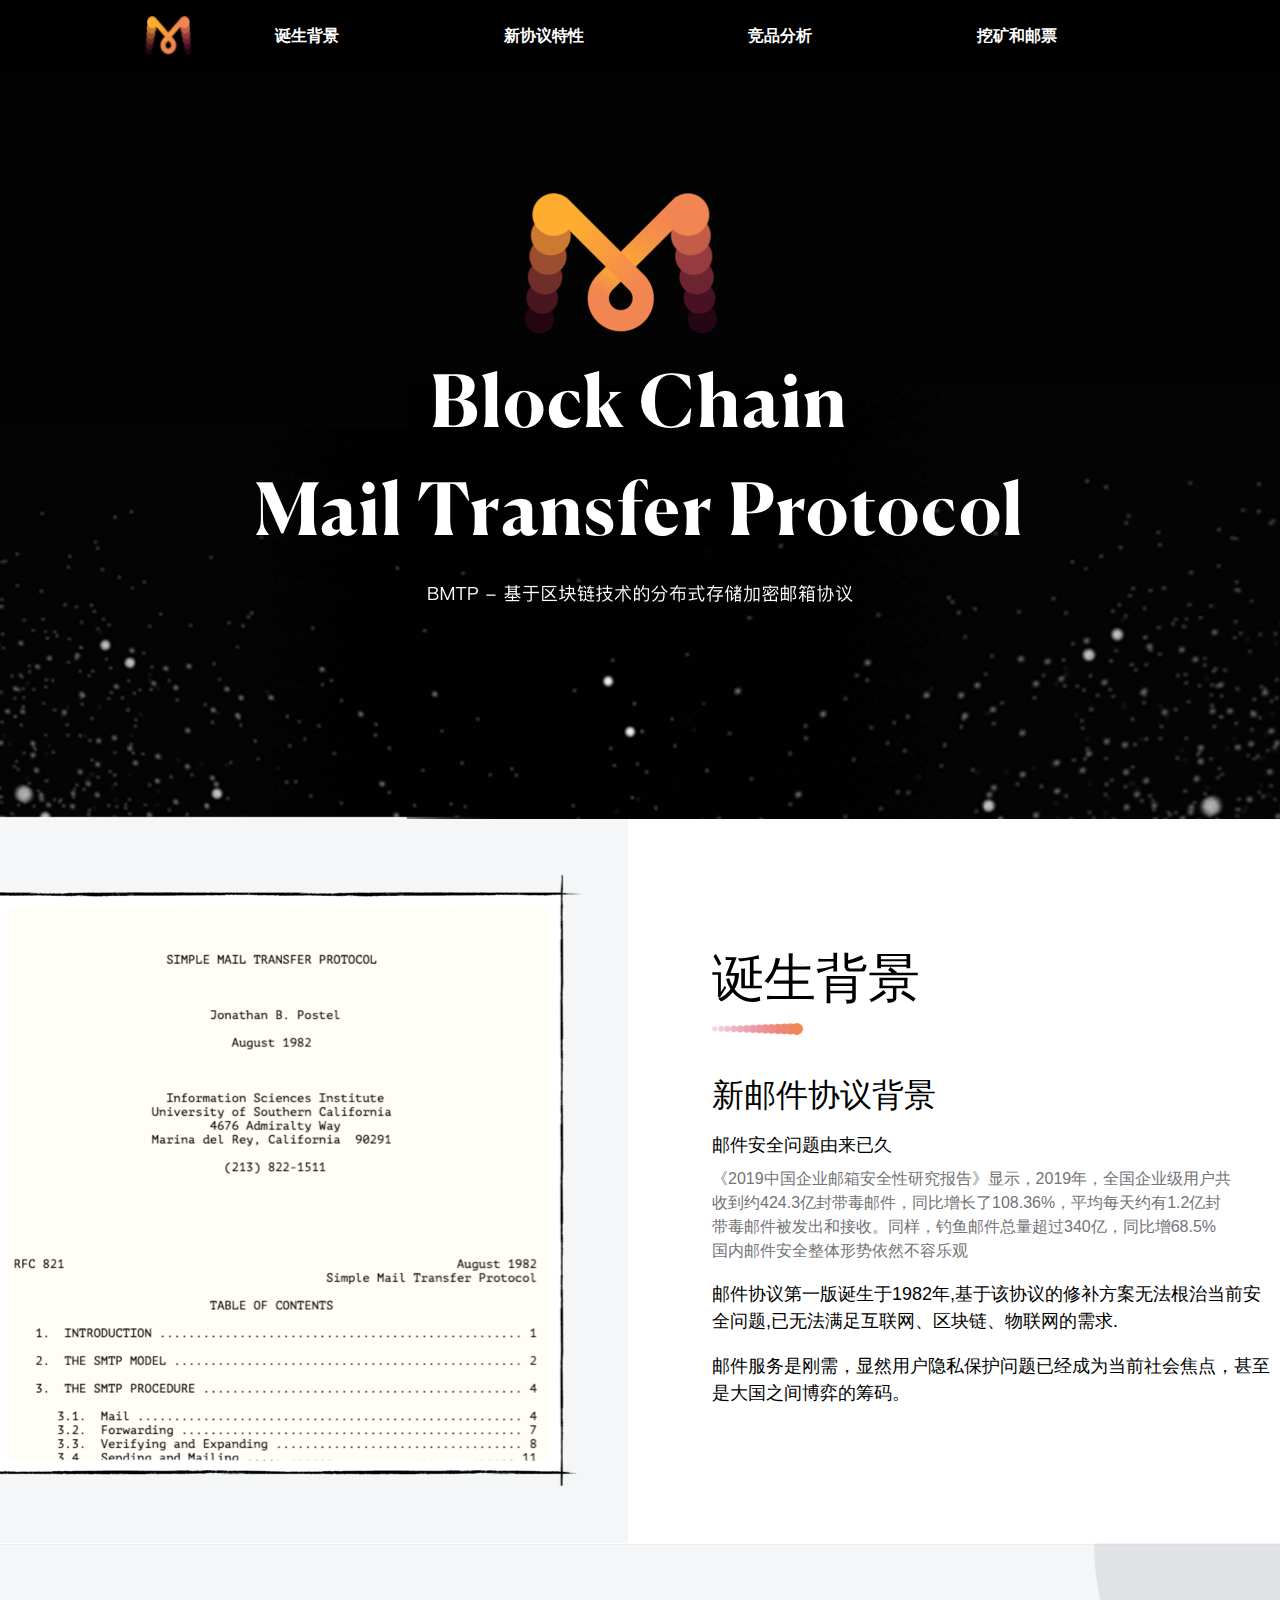
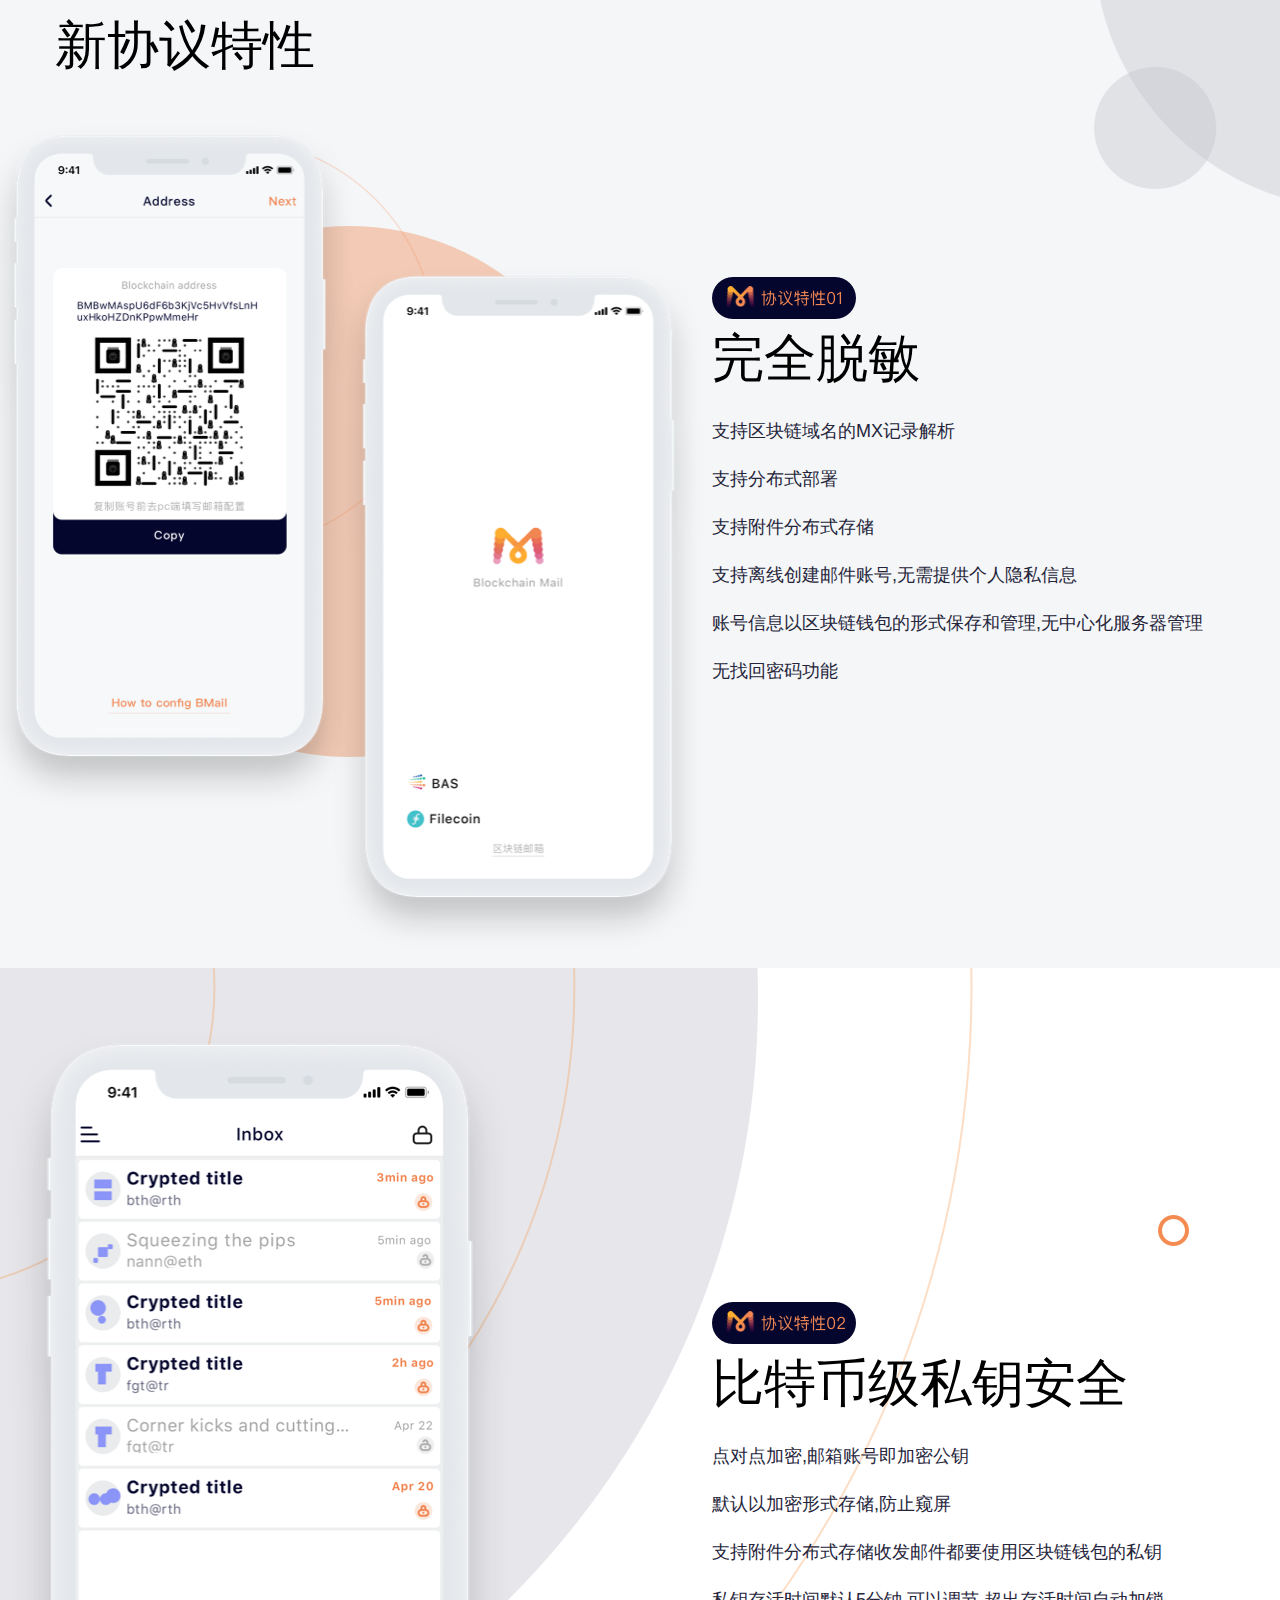
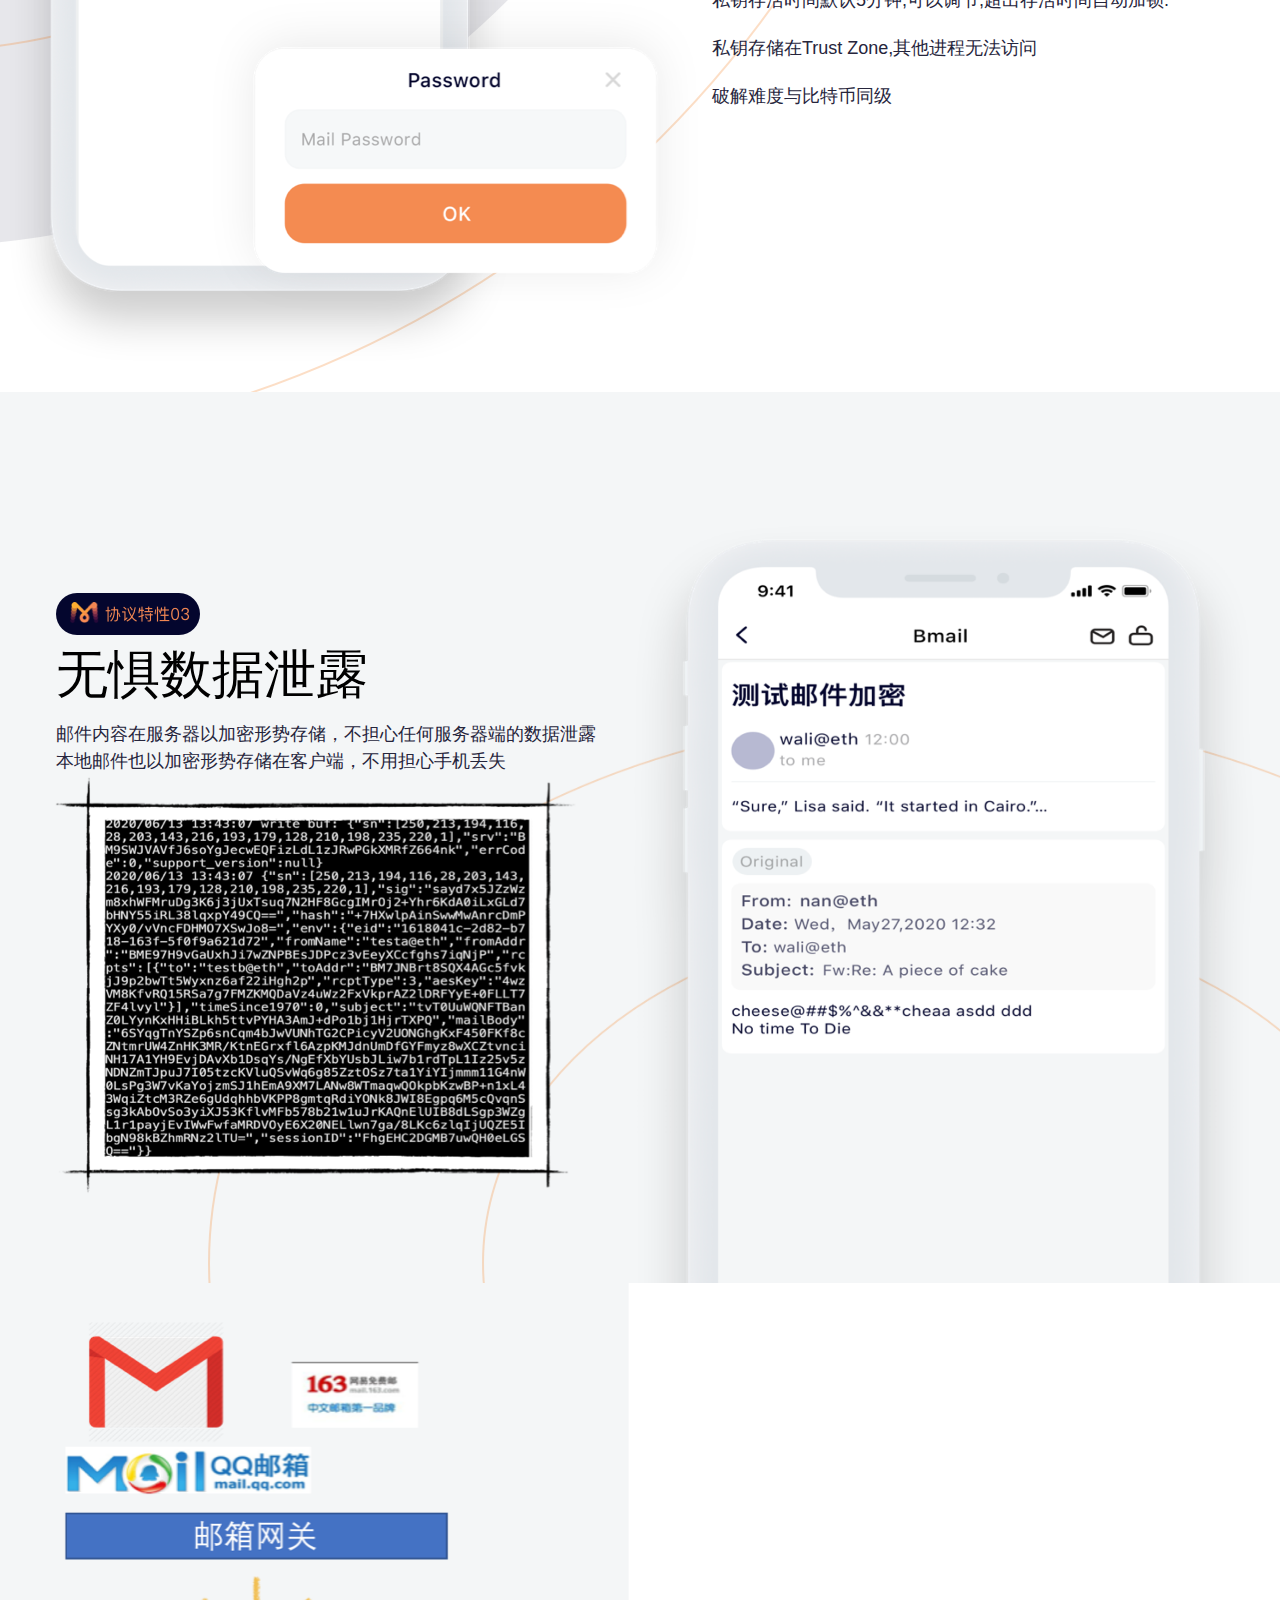
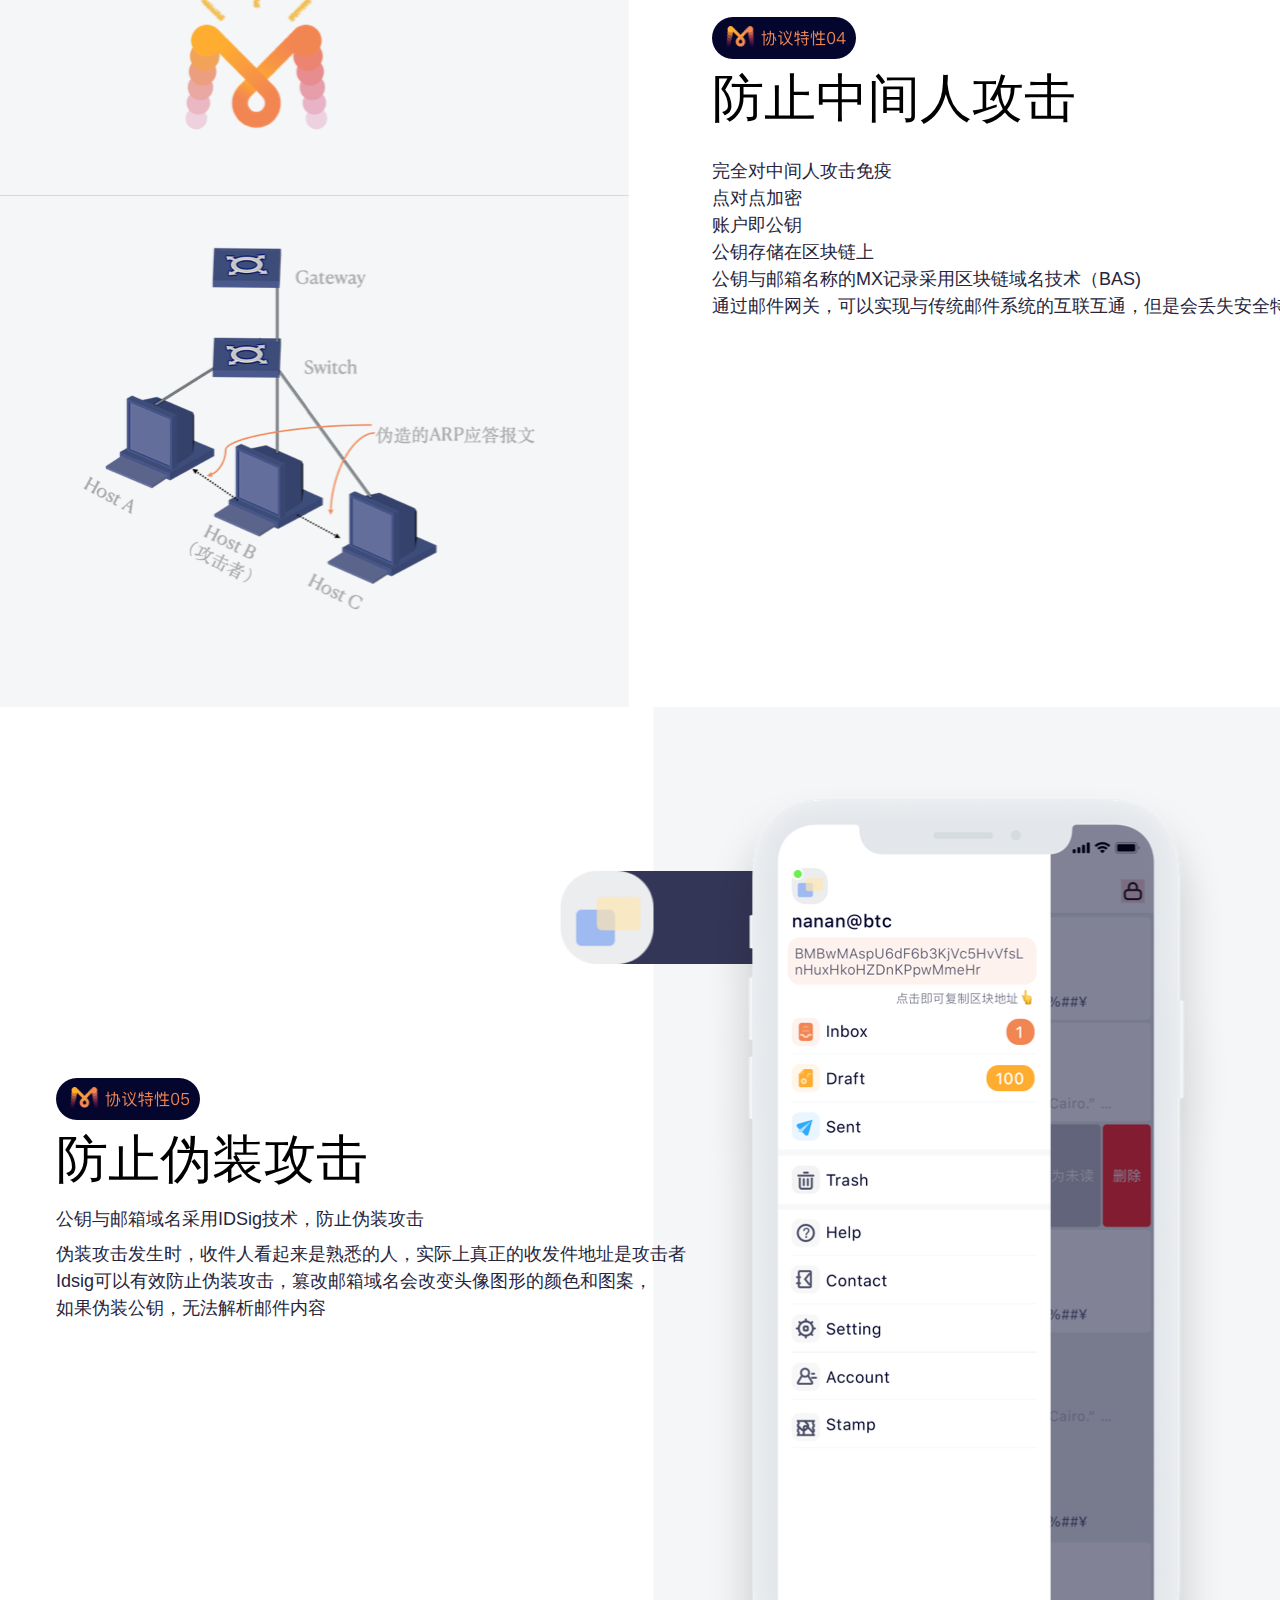
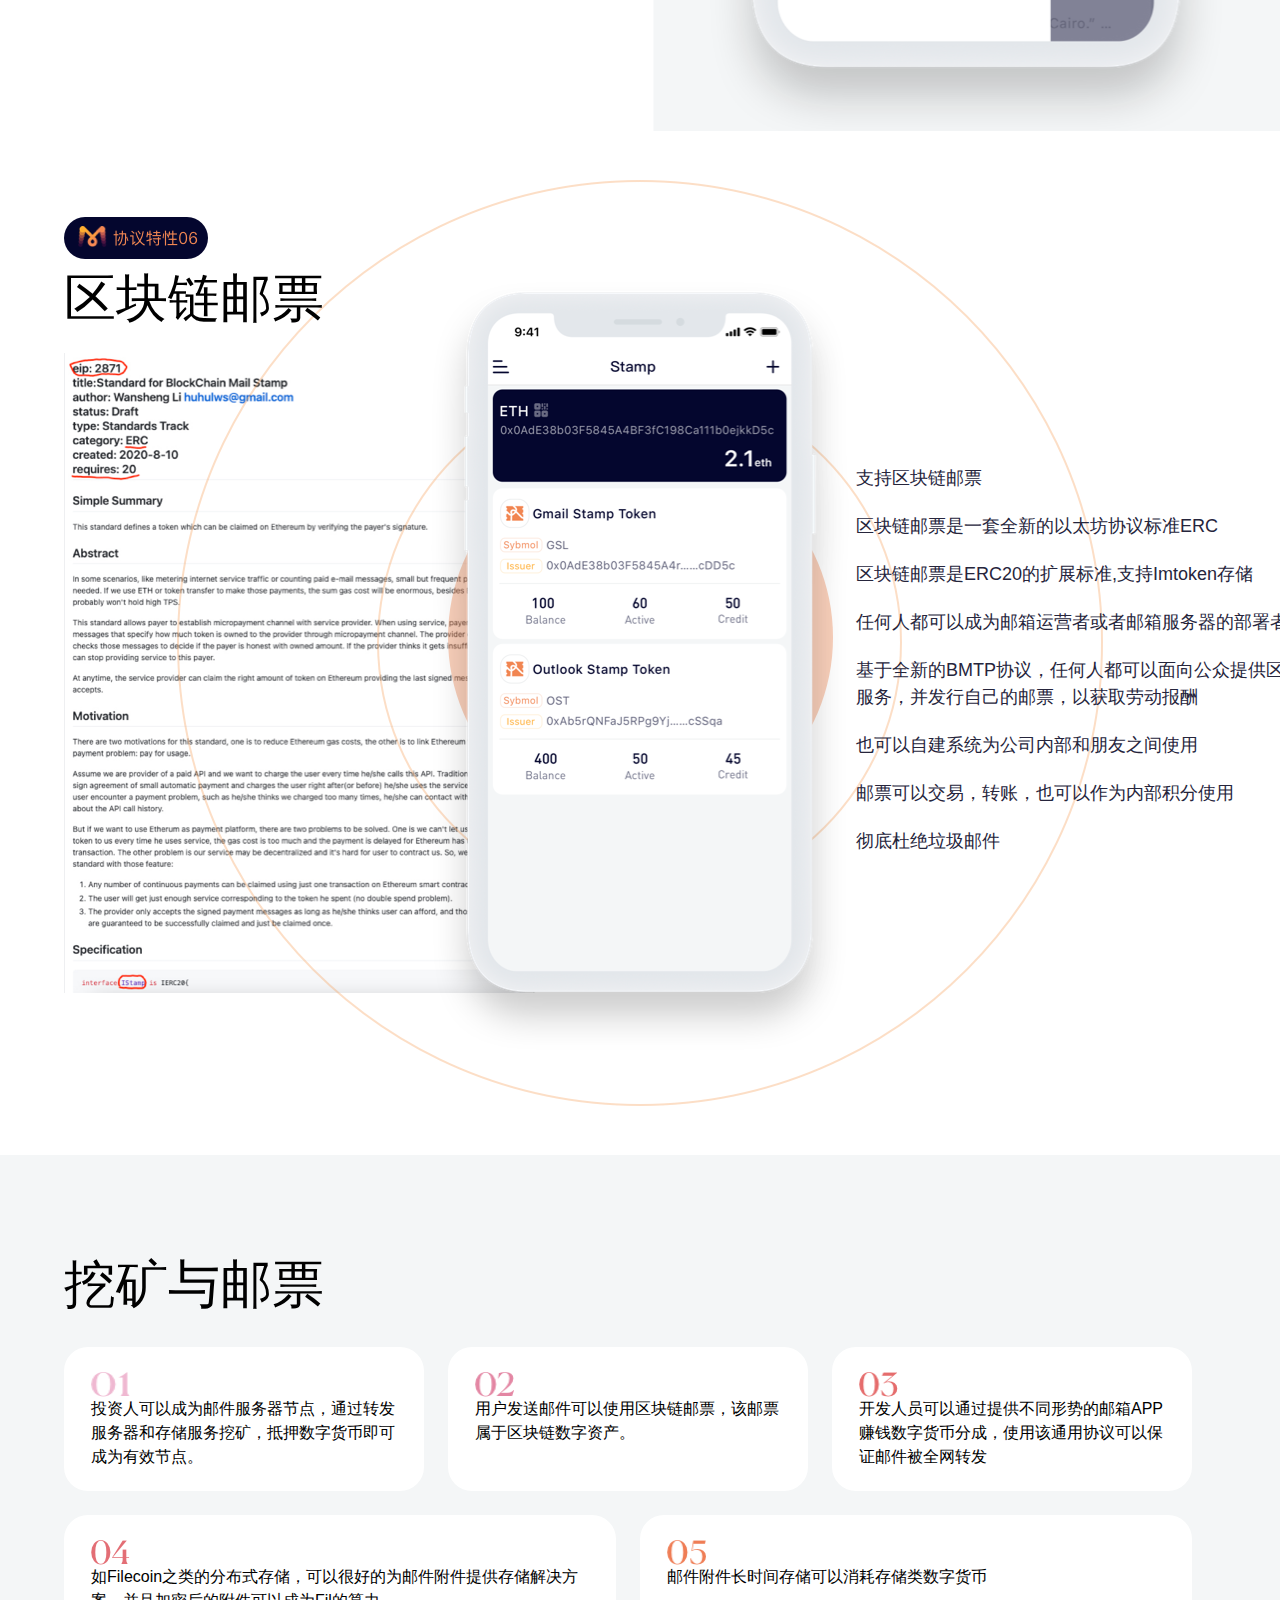
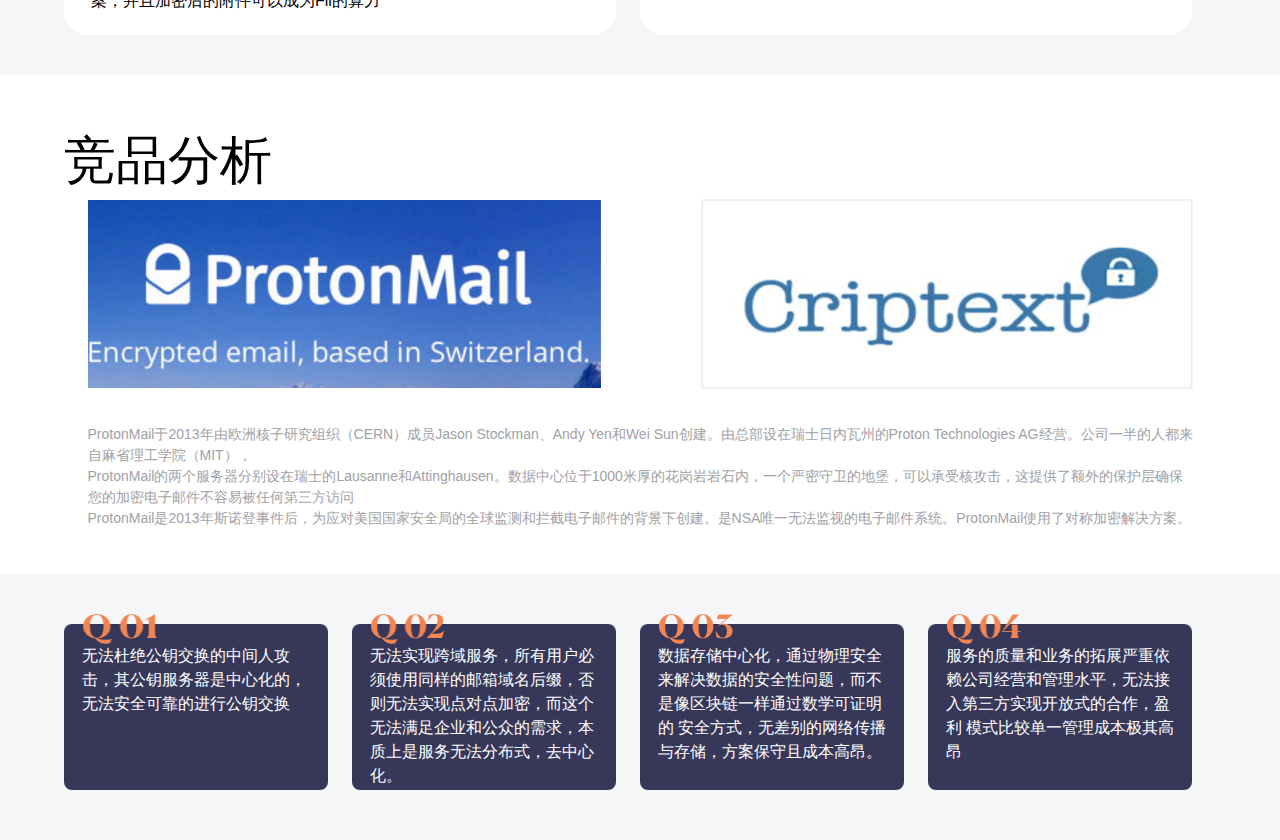
<file: index_bak.html>
<!DOCTYPE html>
<html lang="en">
    <head>
        <meta charset="utf-8">
            <meta content="IE=edge" http-equiv="X-UA-Compatible">
                <meta content="width=device-width, initial-scale=1.0" name="viewport">
                    <link href="./styles/css/index.css" rel="stylesheet">
                        <link href="./styles/css/base.css" rel="stylesheet">
                            <title>
                                BMail
                            </title>
                        </link>
                    </link>
                </meta>
            </meta>
        </meta>
    </head>
    <body>
        <div id="nav">
            <img id="icon" src="./image/logo.png">
                <ul>
                    <li>
                        <a href="#birth">
                            诞生背景
                        </a>
                    </li>
                    <li>
                        <a href="#new_protocol">
                            新协议特性
                        </a>
                    </li>
                    <li>
                        <a href="#competitive_analysis">
                            竞品分析
                        </a>
                    </li>
                    <li>
                        <a href="#mining_stamps">
                            挖矿和邮票
                        </a>
                    </li>
                </ul>
            </img>
        </div>
        <img src="./image/banner.png"/>
            <div class="birth_bg" id="birth">
                <div class="birth_bg_des">
                    <span class="title_size">
                        诞生背景
                    </span>
                    <img src="./image/birth_bg_title_icon.png">
                        <span class="birth_bg_title_02">
                            新邮件协议背景
                        </span>
                        <span class="birth_bg_title_03">
                            邮件安全问题由来已久
                        </span>
                        <span class="birth_bg_des_01">
                            《2019中国企业邮箱安全性研究报告》显示，2019年，全国企业级用户共
                            <br/>
                            收到约424.3亿封带毒邮件，同比增长了108.36%，平均每天约有1.2亿封
                            <br/>
                            带毒邮件被发出和接收。同样，钓鱼邮件总量超过340亿，同比增68.5%
                            <br/>
                            国内邮件安全整体形势依然不容乐观
                        </span>
                        <span class="birth_bg_des_02">
                            邮件协议第一版诞生于1982年,基于该协议的修补方案无法根治当前安
                            <br/>
                            全问题,已无法满足互联网、区块链、物联网的需求.
                        </span>
                        <span class="birth_bg_des_03">
                            邮件服务是刚需，显然用户隐私保护问题已经成为当前社会焦点，甚至
                            <br/>
                            是大国之间博弈的筹码。
                        </span>
                    </img>
                </div>
            </div>
            <div class="protocol_01" id="new_protocol">
                <div class="new_protocol">
                    新协议特性
                </div>
                <div class="protocol_01_des">
                    <img src="./image/protocol_title_01.png">
                        <div class="title_size">
                            完全脱敏
                        </div>
                        <span>
                            支持区块链域名的MX记录解析
                        </span>
                        <span>
                            支持分布式部署
                        </span>
                        <span>
                            支持附件分布式存储
                        </span>
                        <span>
                            支持离线创建邮件账号,无需提供个人隐私信息
                        </span>
                        <span>
                            账号信息以区块链钱包的形式保存和管理,无中心化服务器管理
                        </span>
                        <span>
                            无找回密码功能
                        </span>
                    </img>
                </div>
            </div>
            <div class="protocol_02">
                <div class="protocol_02_des">
                    <img src="./image/protocol_title_02.png">
                        <div class="title_size">
                            比特币级私钥安全
                        </div>
                        <span>
                            点对点加密,邮箱账号即加密公钥
                        </span>
                        <span>
                            默认以加密形式存储,防止窥屏
                        </span>
                        <span>
                            支持附件分布式存储收发邮件都要使用区块链钱包的私钥
                        </span>
                        <span>
                            私钥存活时间默认5分钟,可以调节,超出存活时间自动加锁.
                        </span>
                        <span>
                            私钥存储在Trust Zone,其他进程无法访问
                        </span>
                        <span>
                            破解难度与比特币同级
                        </span>
                    </img>
                </div>
            </div>
            <div class="protocol_03">
                <div class="protocol_03_des">
                    <img src="./image/protocol_title_03.png">
                        <div class="title_size">
                            无惧数据泄露
                        </div>
                        <span>
                            邮件内容在服务器以加密形势存储，不担心任何服务器端的数据泄露
                            <br>
                                本地邮件也以加密形势存储在客户端，不用担心手机丢失
                            </br>
                        </span>
                    </img>
                </div>
            </div>
            <div class="protocol_04">
                <div class="protocol_04_des">
                    <img src="./image/protocol_title_04.png">
                        <div class="title_size">
                            防止中间人攻击
                        </div>
                        <span>
                            完全对中间人攻击免疫
                            <br>
                                点对点加密
                                <br>
                                    账户即公钥
                                    <br>
                                        公钥存储在区块链上
                                        <br>
                                            公钥与邮箱名称的MX记录采用区块链域名技术（BAS)
                                            <br>
                                                通过邮件网关，可以实现与传统邮件系统的互联互通，但是会丢失安全特性
                                            </br>
                                        </br>
                                    </br>
                                </br>
                            </br>
                        </span>
                    </img>
                </div>
            </div>
            <div class="protocol_05">
                <div class="protocol_05_des">
                    <img src="./image/protocol_title_05.png">
                        <div class="title_size">
                            防止伪装攻击
                        </div>
                        <span>
                            公钥与邮箱域名采用IDSig技术，防止伪装攻击
                        </span>
                        <span>
                            伪装攻击发生时，收件人看起来是熟悉的人，实际上真正的收发件地址是攻击者
                            <br>
                                Idsig可以有效防止伪装攻击，篡改邮箱域名会改变头像图形的颜色和图案，
                                <br>
                                    如果伪装公钥，无法解析邮件内容
                                </br>
                            </br>
                        </span>
                    </img>
                </div>
            </div>
            <div class="protocol_06">
                <div class="protocol_06_title">
                    <img src="./image/protocol_title_06.png">
                        <div class="title_size">
                            区块链邮票
                        </div>
                    </img>
                </div>
                <div class="protocol_06_des">
                    <span>
                        支持区块链邮票
                    </span>
                    <span>
                        区块链邮票是一套全新的以太坊协议标准ERC
                    </span>
                    <span>
                        区块链邮票是ERC20的扩展标准,支持Imtoken存储
                    </span>
                    <span>
                        任何人都可以成为邮箱运营者或者邮箱服务器的部署者
                    </span>
                    <span>
                        基于全新的BMTP协议，任何人都可以面向公众提供区块链邮箱服务，并发行自己的邮票，以获取劳动报酬
                    </span>
                    <span>
                        也可以自建系统为公司内部和朋友之间使用
                    </span>
                    <span>
                        邮票可以交易，转账，也可以作为内部积分使用
                    </span>
                    <span>
                        彻底杜绝垃圾邮件
                    </span>
                </div>
            </div>
            <div class="mining_stamps" id="mining_stamps">
                <span class="title_size">
                    挖矿与邮票
                </span>
                <div class="oneline">
                    <div class="item">
                        <img class="mining_stamps_num" src="./image/n01.png">
                            <span>
                                投资人可以成为邮件服务器节点，通过转发服务器和存储服务挖矿，抵押数字货币即可成为有效节点。
                            </span>
                        </img>
                    </div>
                    <div class="item">
                        <img class="mining_stamps_num" src="./image/n02.png">
                            <span>
                                用户发送邮件可以使用区块链邮票，该邮票属于区块链数字资产。
                            </span>
                        </img>
                    </div>
                    <div class="item">
                        <img class="mining_stamps_num" src="./image/n03.png">
                            <span>
                                开发人员可以通过提供不同形势的邮箱APP赚钱数字货币分成，使用该通用协议可以保证邮件被全网转发
                            </span>
                        </img>
                    </div>
                </div>
                <div class="oneline">
                    <div class="item">
                        <img class="mining_stamps_num" src="./image/n04.png">
                            <span>
                                如Filecoin之类的分布式存储，可以很好的为邮件附件提供存储解决方案，并且加密后的附件可以成为Fil的算力
                            </span>
                        </img>
                    </div>
                    <div class="item">
                        <img class="mining_stamps_num" src="./image/n05.png">
                            <span>
                                邮件附件长时间存储可以消耗存储类数字货币
                            </span>
                        </img>
                    </div>
                </div>
            </div>
            <div class="competitive_analysis" id="competitive_analysis">
                <span class="title_size" style="margin-left: 144px;">
                    竞品分析
                </span>
                <img class="img" src="./image/competitive_analysis.png">
                    <span class="des">
                        ProtonMail于2013年由欧洲核子研究组织（CERN）成员Jason Stockman、Andy Yen和Wei Sun创建。由总部设在瑞士日内瓦州的Proton Technologies AG经营。公司一半的人都来自麻省理工学院（MIT），
                        <br>
                            ProtonMail的两个服务器分别设在瑞士的Lausanne和Attinghausen。数据中心位于1000米厚的花岗岩岩石内，一个严密守卫的地堡，可以承受核攻击，这提供了额外的保护层确保您的加密电子邮件不容易被任何第三方访问
                            <br>
                                ProtonMail是2013年斯诺登事件后，为应对美国国家安全局的全球监测和拦截电子邮件的背景下创建。是NSA唯一无法监视的电子邮件系统。ProtonMail使用了对称加密解决方案。
                            </br>
                        </br>
                    </span>
                    <div class="problem_description">
                        <div class="item">
                            <img class="num" src="./image/q01.png">
                            <span>
                                无法杜绝公钥交换的中间人攻击，其公钥服务器是中心化的，无法安全可靠的进行公钥交换
                            </span>
                        </div>
                        <div class="item">
                             <img class="num" src="./image/q02.png">
                            <span>
                                无法实现跨域服务，所有用户必须使用同样的邮箱域名后缀，否则无法实现点对点加密，而这个无法满足企业和公众的需求，本质上是服务无法分布式，去中心化。
                            </span>
                        </div>
                        <div class="item">
                             <img class="num" src="./image/q03.png">
                            <span>
                                数据存储中心化，通过物理安全来解决数据的安全性问题，而不是像区块链一样通过数学可证明的 安全方式，无差别的网络传播与存储，方案保守且成本高昂。
                            </span>
                        </div>
                        <div class="item">
                             <img class="num" src="./image/q04.png">
                            <span>
                                服务的质量和业务的拓展严重依赖公司经营和管理水平，无法接入第三方实现开放式的合作，盈利 模式比较单一管理成本极其高昂
                            </span>
                        </div>
                    </div>
                </img>
            </div>
    </body>
</html>
</file>
<file: styles/css/index.css>
html, body {
    width: 100%;
    height: 100%;
    min-width: 1180px;
    padding: 0;
    margin: 0;
    background-repeat: no-repeat;
    background-size: 100% 100%;
    display: flex;
    font-family: PingFangSC-Light, PingFang SC;
    flex-direction: column;
    align-items: center;
}
#icon {
    width: 49px;
    height: 40px;
    margin-left: 144px;
}
#nav {
    width: 100%;
    height: 72px;
    min-width: 1180px;
    background-color: #000;
    display: flex;
    position: fixed;
    flex-direction: row;
    flex-shrink: 0;
    align-items: center;
}
#nav ul {
    width: 100%;
    margin-right: 141px;
    display: flex;
    justify-content: space-around;
}
#nav ul li {
    line-height: 34px;
    font-weight: bolder;
    text-align: center;
}
#nav ul li a {
    color: #fff;
}
#nav ul li a:hover {
    color: #F18652;
}
.birth_bg {
    width: 1440px;
    display: block;
    height: 724px;
    background-image: url(../../image/birth_bg.jpg);
    background-repeat: no-repeat;
    background-size: 100% 100%;
}
.birth_bg_des {
    flex-direction: column;
    height: 724px;
    margin-left: 55%;
    margin-top: 120px;
}
.birth_bg_des span {
    display: block;
}
.title_size {
    font-size: 52px;
}
.birth_bg_title_02 {
    font-size: 32px;
    margin-top: 30px;
}
.birth_bg_title_03 {
    font-size: 18px;
    margin-top: 13px;
}
.birth_bg_des_01 {
    font-size: 16px;
    margin-top: 8px;
    color: #737378;
}
.birth_bg_des_02 {
    font-size: 18px;
    margin-top: 18px;
}
.birth_bg_des_03 {
    font-size: 18px;
    margin-top: 18px;
}
.protocol_01 {
    width: 1440px;
    display: block;
    height: 1025px;
    background-image: url(../../image/protocol_bg_01.png);
    background-repeat: no-repeat;
    background-size: 100% 100%;
}
.new_protocol {
    position: absolute;
    font-size: 52px;
    font-family: PingFangSC-Semibold, PingFang SC;
    margin-left: 135px;
    margin-top: 64px;
}
.protocol_01_des {
    flex-direction: column;
    margin-top: 334px;
    margin-left: 55%;
    height: 691px;
}
.protocol_01 span {
    display: block;
    font-size: 18px;
    margin-top: 21px;
    color: #26253C;
}
.protocol_02 {
    width: 1440px;
    display: block;
    height: 1024px;
    background-image: url(../../image/protocol_bg_02.png);
    background-repeat: no-repeat;
    background-size: 100% 100%;
}
.protocol_02_des {
    flex-direction: column;
    margin-top: 334px;
    margin-left: 55%;
    height: 690px;
}
.protocol_02 span {
    display: block;
    font-size: 18px;
    margin-top: 21px;
    color: #26253C;
}
.protocol_03 {
    width: 1440px;
    display: block;
    height: 1024px;
    background-image: url(../../image/protocol_bg_03.png);
    background-repeat: no-repeat;
    background-size: 100% 100%;
}
.protocol_03_des {
    flex-direction: column;
    margin-top: 201px;
    margin-left: 136px;
    height: 690px;
}
.protocol_03 span {
    display: block;
    font-size: 18px;
    margin-top: 8px;
    color: #26253C;
}
.protocol_04 {
    width: 1440px;
    display: block;
    height: 1024px;
    background-image: url(../../image/protocol_bg_04.png);
    background-repeat: no-repeat;
    background-size: 100% 100%;
}
.protocol_04_des {
    flex-direction: column;
    margin-top: 334px;
    margin-left: 55%;
    height: 690px;
}
.protocol_04 span {
    display: block;
    font-size: 18px;
    margin-top: 21px;
    color: #26253C;
}
.protocol_05 {
    width: 1440px;
    display: block;
    height: 1024px;
    background-image: url(../../image/protocol_bg_05.png);
    background-repeat: no-repeat;
    background-size: 100% 100%;
}
.protocol_05_des {
    flex-direction: column;
    margin-top: 371px;
    margin-left: 136px;
    height: 690px;
}
.protocol_05 span {
    display: block;
    font-size: 18px;
    margin-top: 8px;
    color: #26253C;
}
.protocol_06 {
    width: 1440px;
    display: block;
    height: 1024px;
    background-image: url(../../image/protocol_bg_06.png);
    background-repeat: no-repeat;
    background-size: 100% 100%;
}
.protocol_06_title {
    position: absolute;
    flex-direction: column;
    margin-top: 86px;
    margin-left: 144px;
}
.protocol_06_des {
    flex-direction: column;
    margin-top: 334px;
    margin-left: 65%;
    height: 690px;
}
.protocol_06 span {
    display: block;
    font-size: 18px;
    margin-top: 21px;
    color: #26253C;
}
.mining_stamps {
    width: 1440px;
    height: 587px;
    background: #F4F6F7;
    padding-top: 90px;
    padding-left: 144px;
    padding-right: 144px;
    padding-bottom: 40px;
    box-sizing: border-box;
}
.oneline {
    display: flex;
    flex-direction: row;
    margin-top: 24px;
}
.mining_stamps_num {
    width: 39px;
    height: 25px;
}
.mining_stamps .item {
    display: flex;
    flex-direction: column;
    background-color: white;
    border-radius: 24px;
    flex: 1;
    padding-top: 25px;
    padding-bottom: 22px;
    padding-left: 27px;
    padding-right: 27px;
    margin-right: 24px;
}
.competitive_analysis {
    padding-top: 46px;
    width: 1440px;
    background-color: white;
    display: flex;
    flex-direction: column;
}
.competitive_analysis .img {
    width: 1105px;
    height: 190px;
    margin-top: 35px;
    margin: 0 auto;
}
.competitive_analysis .des {
    color: #A1A1A6;
    font-size: 14px;
    width: 1105px;
    margin: 0 auto;
    margin-top: 35px;
}
.problem_description{
    display: flex;
    flex-direction: row;
    padding-left: 144px;
    padding-right: 144px;
    margin-top: 24px;
    background-color: #F4F6F7;
    height: 266px;
    align-items: center;
}

.competitive_analysis .num{
    width: 75px;
    height: 30px;
    margin-top: -10px;
}
.competitive_analysis .item {
    display: flex;
    flex-direction: column;
    background-color: #373859;
    border-radius: 8px;
    color: white;
    font-size: 16sp;
    height: 154px;
    flex: 1;
    font-family: PingFangSC-Light, PingFang SC;
    padding-left:18px;
    padding-right: 18px;
    padding-bottom: 12px;
    margin-right: 24px;
}

.links{
    background-color: white;
    width: 1440px;
    margin: 0 auto;
    padding-top: 63px;
}

.links .des{
    color: #A1A1A6;
    font-size: 14px;
    margin-top: 16px;
    display: block;
}
.bmail_icon{
    width: 274px;
    height: 278px;
}
.links .group{
    display: flex;
    flex-direction: row;
    justify-content:space-around;
    margin-left: 144px;
    margin-right: 144px;
}
.links .item{
    display: flex;
    flex-direction: column;
    width: 564px;
    background-color: #F4F6F7;
    align-items: center;
    justify-content: center;
    border-radius: 42px;
    height: 412px;
    margin-left: 24px;
}
</file>
<file: styles/css/base.css>
* {
    margin: 0;
    padding: 0;
}
em,i {
    font-style: normal;
}
li {
    list-style: none;
}
img {
    border: 0;
    vertical-align: middle;
}
button {
    cursor: pointer;
}

a {
    color: #000;
    text-decoration: none;
}

 
button,
input {
    font-family:  PingFangSC-Semibold, PingFang SC,PingFang SC,Microsoft YaHei,Heiti SC,tahoma,arial,Hiragino Sans GB,"\5B8B\4F53",sans-serif;

}
body {
    -webkit-font-smoothing:antialiased;
    background-color: #fff;
    font: 16px/1.5 PingFangSC-Semibold, PingFang SC,PingFang SC,Microsoft YaHei,Heiti SC,tahoma,arial,Hiragino Sans GB,"\5B8B\4F53",sans-serif;
    color: #000;
}
.hide,.none {
    display: none;
}
/* 伪元素清除浮动 */
.clearfix:after {
    visibility: hidden;
    clear: both;
    display: block;
    content: ".";
    height: 0;
}
.clearfix {
    *zoom: 1
}
</file>
